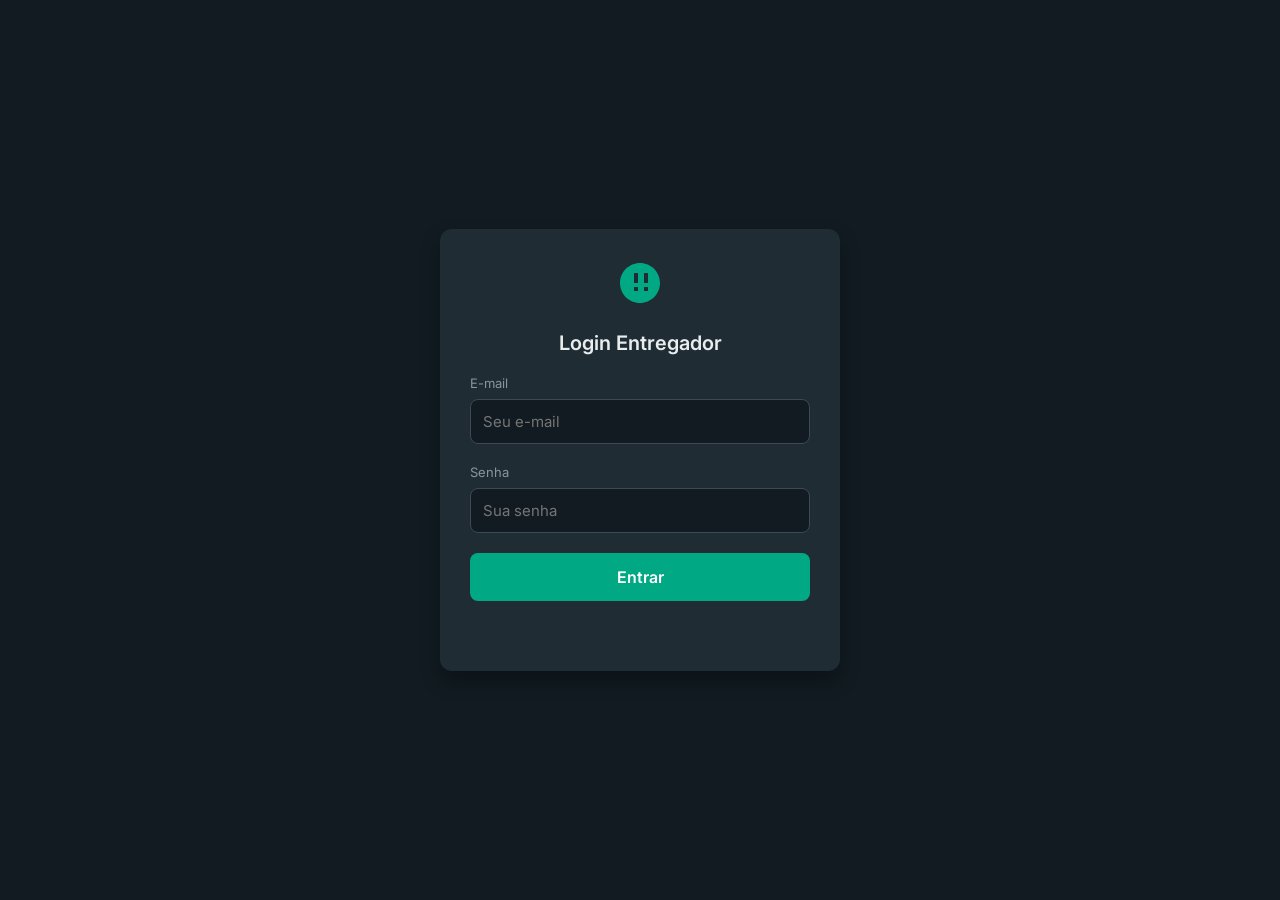
<file: entregador.html>
<!DOCTYPE html>
<html lang="pt-BR">
<head>
  <meta charset="UTF-8">
  <meta name="viewport" content="width=device-width, initial-scale=1.0, maximum-scale=1.0, user-scalable=no">
  <title>WPCRM - Entregador</title>
  <link rel="icon" type="image/svg+xml" href="data:image/svg+xml,<svg xmlns='http://www.w3.org/2000/svg' viewBox='0 0 100 100'><rect width='100' height='100' rx='20' fill='%23007BFF'/><text x='50' y='75' font-family='Arial' font-size='70' font-weight='bold' fill='white' text-anchor='middle'>F</text></svg>">
  <meta name="description" content="Aplicativo do Entregador - WPCRM">

  <!-- PWA: Manifest -->
  <link rel="manifest" href="/manifest.json">
  <meta name="theme-color" content="#00a884">

  <!-- PWA: iOS/Safari support -->
  <meta name="apple-mobile-web-app-capable" content="yes">
  <meta name="apple-mobile-web-app-status-bar-style" content="black-translucent">
  <meta name="apple-mobile-web-app-title" content="Entregador">
  <link rel="apple-touch-icon" href="/img/apple-touch-icon.png">

  <!-- PWA: Android/Chrome extras -->
  <meta name="mobile-web-app-capable" content="yes">
  <meta name="application-name" content="Entregador">

  <link href="https://fonts.googleapis.com/css2?family=Inter:wght@300;400;500;600;700&display=swap" rel="stylesheet" />
  <link rel="stylesheet" href="css/entregador.css" />
</head>
<body>

  <!-- TELA DE LOGIN -->
  <div id="loginScreen" class="screen">
    <div class="login-container">
      <div class="logo">
        <svg viewBox="0 0 24 24" width="48" height="48" fill="#00a884">
          <path d="M12 2C6.48 2 2 6.48 2 12s4.48 10 10 10 10-4.48 10-10S17.52 2 12 2zm-1 14H9v-2h2v2zm0-4H9V7h2v5zm5 4h-2v-2h2v2zm0-4h-2V7h2v5z"/>
        </svg>
      </div>
      <h2>Login Entregador</h2>
      <div class="input-group">
        <label>E-mail</label>
        <input type="email" id="email" placeholder="Seu e-mail">
      </div>
      <div class="input-group">
        <label>Senha</label>
        <input type="password" id="password" placeholder="Sua senha">
      </div>
      <button onclick="login()">Entrar</button>
      <div id="loginError" class="error-msg"></div>
    </div>

    <!-- Banner de instalação - Android Chrome (aparece automaticamente) -->
    <div id="installBanner" style="display:none; position:fixed; bottom:0; left:0; right:0; background:#1f2c34; border-top:1px solid #3b4a54; padding:16px 20px; align-items:center; gap:12px; z-index:999;">
      <img src="/img/icon-192.png" width="42" height="42" style="border-radius:10px; flex-shrink:0;">
      <div style="flex:1;">
        <div style="font-weight:600; font-size:14px;">Instalar App do Entregador</div>
        <div style="font-size:12px; color:#8696a0;">Adicionar à tela inicial para acesso rápido</div>
      </div>
      <button onclick="installApp()" style="background:#00a884; border:none; color:white; padding:10px 18px; border-radius:8px; font-weight:600; font-size:14px; cursor:pointer; flex-shrink:0;">Instalar</button>
    </div>

    <!-- Dica para iOS/Safari -->
    <div id="iosTip" style="display:none; position:fixed; bottom:0; left:0; right:0; background:#1f2c34; border-top:1px solid #3b4a54; padding:16px 20px; flex-direction:column; gap:8px; z-index:999;">
      <div style="font-weight:600; font-size:14px; color:white;">📲 Instalar no iPhone</div>
      <div style="font-size:13px; color:#8696a0; line-height:1.5;">Toque em <strong style="color:white;">⬆️ Compartilhar</strong> e depois em <strong style="color:white;">"Adicionar à Tela Início"</strong></div>
      <button onclick="document.getElementById('iosTip').style.display='none'" style="background:none; border:1px solid #3b4a54; color:#8696a0; padding:8px; border-radius:8px; cursor:pointer; font-size:13px;">Fechar</button>
    </div>
  </div>

  <!-- TELA DE DASHBOARD (LISTA) -->
  <div id="dashboardScreen" class="screen" style="display:none;">
    <header class="app-header">
      <div class="title">Entregas Disponíveis</div>
      
      <!-- Banner para ativar notificações (Especialmente para iOS) -->
      <div id="notificationBanner" style="display: none; background: var(--primary); padding: 12px; margin: 16px; border-radius: 12px; text-align: center; color: white;">
        <p style="margin: 0 0 10px 0; font-size: 14px;">Ative as notificações para ser avisado de novas entregas.</p>
        <button onclick="subscribePushNotifications()" style="background: white; color: var(--primary); width: 100%; border-radius: 8px; font-weight: bold;">🔔 Ativar Notificações</button>
      </div>

      <button onclick="logout()" class="btn-logout">
        <svg viewBox="0 0 24 24" width="20" height="20" fill="none" stroke="currentColor" stroke-width="2"><path d="M9 21H5a2 2 0 0 1-2-2V5a2 2 0 0 1 2-2h4"></path><polyline points="16 17 21 12 16 7"></polyline><line x1="21" y1="12" x2="9" y2="12"></line></svg>
      </button>
    </header>
    <main class="content-scroll" id="listaEntregas">
      <!-- Cards renderizados via JS -->
      <div style="text-align:center; padding: 20px; color: var(--text-muted);">Carregando entregas...</div>
    </main>
  </div>

  <!-- TELA DE DETALHES -->
  <div id="detailsScreen" class="screen" style="display:none;">
    <header class="app-header">
      <button onclick="voltarParaDashboard()" class="btn-back">
        <svg viewBox="0 0 24 24" width="24" height="24" fill="none" stroke="currentColor" stroke-width="2"><polyline points="15 18 9 12 15 6"></polyline></svg>
      </button>
      <div class="title">Detalhes da Entrega</div>
    </header>
    <main class="content-scroll">
      <div class="details-card" id="detailsContent">
        <!-- Renderizado via JS -->
      </div>
      <div class="action-buttons">
        <button class="btn-secondary" onclick="voltarParaDashboard()">Voltar</button>
        <button class="btn-primary" onclick="aceitarEntrega()">Aceitar</button>
      </div>
    </main>
  </div>

  <script src="js/entregador.js"></script>
</body>
</html>
</file>
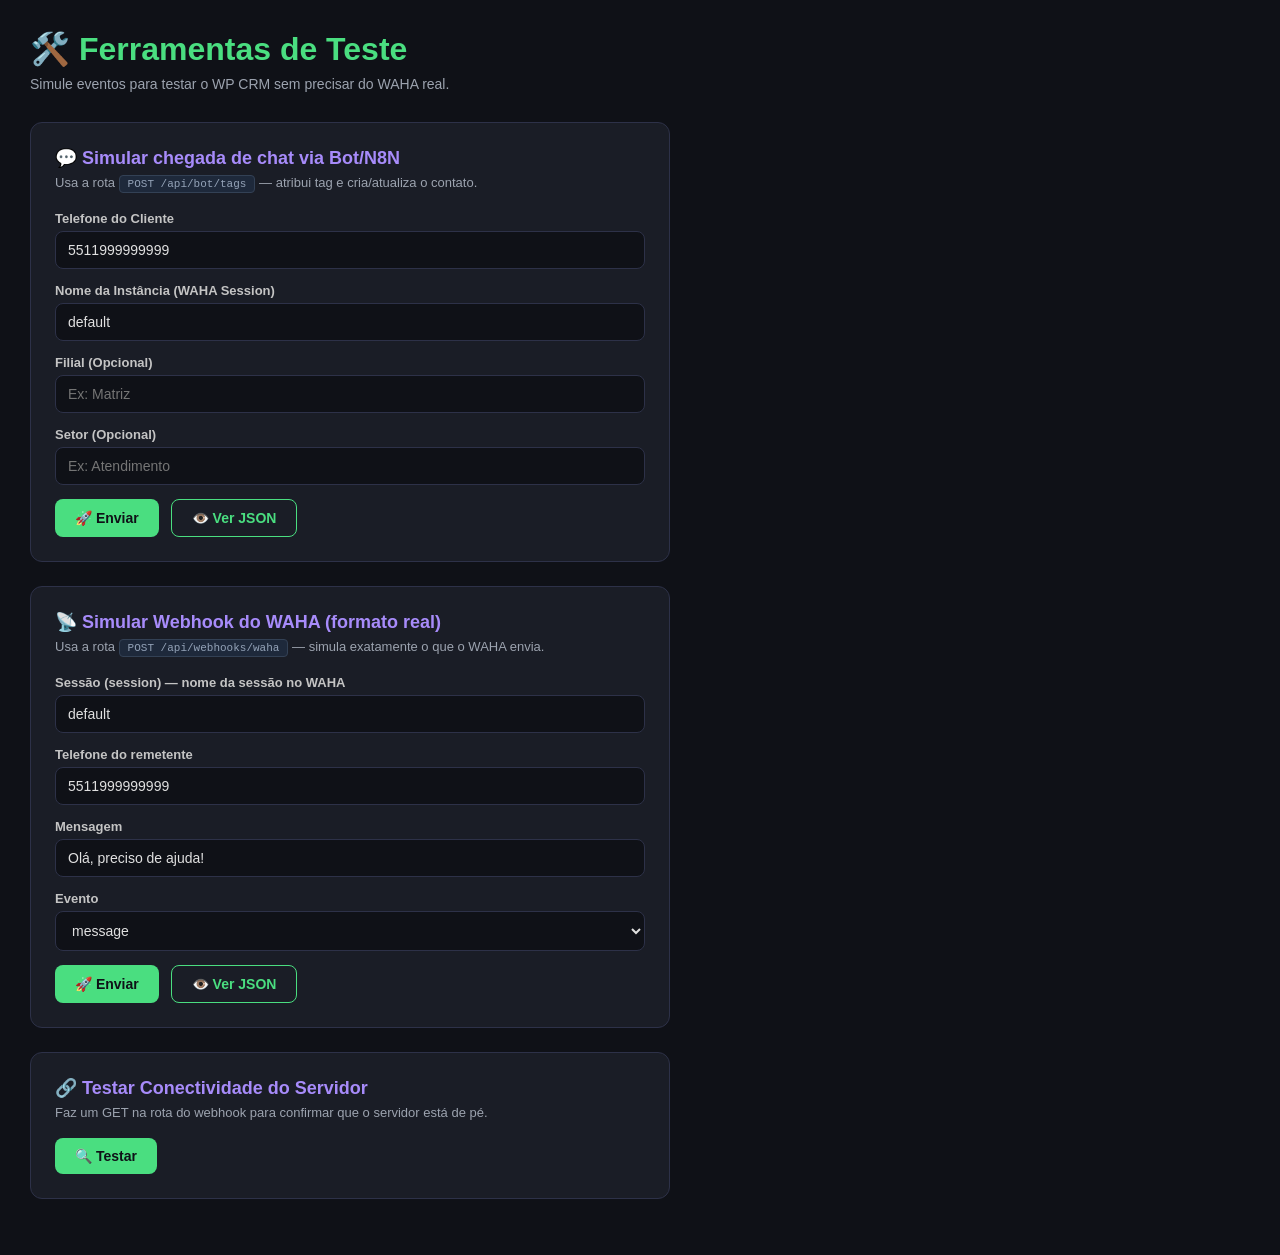
<file: ferramentas_teste.html>
<!DOCTYPE html>
<html lang="pt-BR">
<head>
    <meta charset="UTF-8">
    <meta name="viewport" content="width=device-width, initial-scale=1.0">
    <title>Ferramentas de Teste - WP CRM</title>
  <link rel="icon" type="image/svg+xml" href="data:image/svg+xml,<svg xmlns='http://www.w3.org/2000/svg' viewBox='0 0 100 100'><rect width='100' height='100' rx='20' fill='%23007BFF'/><text x='50' y='75' font-family='Arial' font-size='70' font-weight='bold' fill='white' text-anchor='middle'>F</text></svg>">
    <style>
        * { box-sizing: border-box; margin: 0; padding: 0; }
        body {
            font-family: 'Segoe UI', Arial, sans-serif;
            background: #0f1117;
            color: #e0e0e0;
            padding: 30px;
        }
        h1 { color: #4ade80; margin-bottom: 8px; }
        .subtitle { color: #9ca3af; margin-bottom: 30px; font-size: 14px; }

        .tool-card {
            background: #1a1d26;
            border: 1px solid #2d3148;
            padding: 24px;
            border-radius: 12px;
            max-width: 640px;
            margin-bottom: 24px;
        }
        .tool-card h2 { color: #a78bfa; margin-bottom: 6px; font-size: 18px; }
        .tool-card p  { color: #9ca3af; font-size: 13px; margin-bottom: 18px; }

        .form-group { margin-bottom: 14px; }
        label { display: block; margin-bottom: 5px; font-size: 13px; color: #c4c4c4; font-weight: 600; }
        input[type="text"], select, textarea {
            width: 100%;
            padding: 10px 12px;
            border: 1px solid #2d3148;
            border-radius: 8px;
            background: #0f1117;
            color: #e0e0e0;
            font-size: 14px;
            outline: none;
            transition: border .2s;
        }
        input:focus, select:focus, textarea:focus { border-color: #4ade80; }
        textarea { min-height: 120px; font-family: monospace; resize: vertical; }

        .btn-row { display: flex; gap: 12px; flex-wrap: wrap; margin-top: 6px; }
        button {
            background: #4ade80;
            color: #0f1117;
            border: none;
            padding: 10px 20px;
            border-radius: 8px;
            cursor: pointer;
            font-size: 14px;
            font-weight: 700;
            transition: background .2s, transform .1s;
        }
        button:hover   { background: #22c55e; transform: translateY(-1px); }
        button:active  { transform: translateY(0); }
        button.secondary {
            background: transparent;
            border: 1px solid #4ade80;
            color: #4ade80;
        }
        button.secondary:hover { background: #4ade8015; }
        button.danger { background: #ef4444; color: #fff; }
        button.danger:hover { background: #dc2626; }

        .result-box {
            margin-top: 14px; padding: 12px 16px; border-radius: 8px;
            font-size: 13px; display: none; word-wrap: break-word;
        }
        .result-box.ok    { background: #14532d; color: #86efac; border: 1px solid #4ade80; }
        .result-box.err   { background: #7f1d1d; color: #fca5a5; border: 1px solid #ef4444; }

        .separator { border: 0; border-top: 1px solid #2d3148; margin: 30px 0; }
        .tag { display: inline-block; background: #1e293b; color: #94a3b8; border: 1px solid #334155;
               border-radius: 4px; padding: 2px 8px; font-size: 11px; font-family: monospace; }
        .json-preview {
            background: #0a0c10; border: 1px solid #2d3148; border-radius: 8px;
            padding: 12px; font-family: monospace; font-size: 12px; color: #86efac;
            margin-top: 10px; overflow-x: auto; white-space: pre;
        }
    </style>
</head>
<body>

    <h1>🛠️ Ferramentas de Teste</h1>
    <p class="subtitle">Simule eventos para testar o WP CRM sem precisar do WAHA real.</p>

    <!-- ─── Ferramenta 1: Bot/Tags (N8N) ─────────────────────────────────── -->
    <div class="tool-card">
        <h2>💬 Simular chegada de chat via Bot/N8N</h2>
        <p>Usa a rota <span class="tag">POST /api/bot/tags</span> — atribui tag e cria/atualiza o contato.</p>

        <div class="form-group">
            <label>Telefone do Cliente</label>
            <input type="text" id="t1_phone" value="5511999999999" placeholder="Apenas números">
        </div>
        <div class="form-group">
            <label>Nome da Instância (WAHA Session)</label>
            <input type="text" id="t1_instance" value="default" placeholder="Ex: default, corpal">
        </div>
        <div class="form-group">
            <label>Filial (Opcional)</label>
            <input type="text" id="t1_filial" placeholder="Ex: Matriz">
        </div>
        <div class="form-group">
            <label>Setor (Opcional)</label>
            <input type="text" id="t1_setor" placeholder="Ex: Atendimento">
        </div>

        <div class="btn-row">
            <button onclick="dispararBotTags()">🚀 Enviar</button>
            <button class="secondary" onclick="previewBotTags()">👁️ Ver JSON</button>
        </div>
        <div id="t1_json" class="json-preview" style="display:none"></div>
        <div id="t1_result" class="result-box"></div>
    </div>

    <!-- ─── Ferramenta 2: Webhook WAHA real ──────────────────────────────── -->
    <div class="tool-card">
        <h2>📡 Simular Webhook do WAHA (formato real)</h2>
        <p>Usa a rota <span class="tag">POST /api/webhooks/waha</span> — simula exatamente o que o WAHA envia.</p>

        <div class="form-group">
            <label>Sessão (session) — nome da sessão no WAHA</label>
            <input type="text" id="t2_session" value="default" placeholder="Ex: default, corpal">
        </div>
        <div class="form-group">
            <label>Telefone do remetente</label>
            <input type="text" id="t2_phone" value="5511999999999" placeholder="Apenas números">
        </div>
        <div class="form-group">
            <label>Mensagem</label>
            <input type="text" id="t2_body" value="Olá, preciso de ajuda!" placeholder="Texto da mensagem">
        </div>
        <div class="form-group">
            <label>Evento</label>
            <select id="t2_event">
                <option value="message">message</option>
                <option value="message.any">message.any</option>
            </select>
        </div>

        <div class="btn-row">
            <button onclick="dispararWebhookWaha()">🚀 Enviar</button>
            <button class="secondary" onclick="previewWebhookWaha()">👁️ Ver JSON</button>
        </div>
        <div id="t2_json" class="json-preview" style="display:none"></div>
        <div id="t2_result" class="result-box"></div>
    </div>

    <!-- ─── Ferramenta 3: Testar conectividade ───────────────────────────── -->
    <div class="tool-card">
        <h2>🔗 Testar Conectividade do Servidor</h2>
        <p>Faz um GET na rota do webhook para confirmar que o servidor está de pé.</p>
        <div class="btn-row">
            <button onclick="testarConectividade()">🔍 Testar</button>
        </div>
        <div id="t3_result" class="result-box"></div>
    </div>

    <script>
        function getBase() {
            if (window.location.protocol === 'file:') return 'http://localhost:3008';
            return window.location.origin;
        }

        function showResult(id, ok, msg) {
            const el = document.getElementById(id);
            el.className = 'result-box ' + (ok ? 'ok' : 'err');
            el.innerText = msg;
            el.style.display = 'block';
        }

        // ─── Ferramenta 1 ───────────────────────────────────
        function buildBotPayload() {
            return {
                phone: document.getElementById('t1_phone').value.trim(),
                instance: document.getElementById('t1_instance').value.trim(),
                filial: document.getElementById('t1_filial').value.trim() || undefined,
                setor:  document.getElementById('t1_setor').value.trim()  || undefined
            };
        }

        function previewBotTags() {
            const el = document.getElementById('t1_json');
            el.style.display = el.style.display === 'none' ? 'block' : 'none';
            el.textContent = JSON.stringify(buildBotPayload(), null, 2);
        }

        async function dispararBotTags() {
            try {
                const res = await fetch(getBase() + '/api/bot/tags', {
                    method: 'POST',
                    headers: { 'Content-Type': 'application/json' },
                    body: JSON.stringify(buildBotPayload())
                });
                const data = await res.json();
                showResult('t1_result', res.ok, (res.ok ? '✅ ' : '❌ ') + JSON.stringify(data));
            } catch (e) {
                showResult('t1_result', false, '❌ Falha: ' + e.message);
            }
        }

        // ─── Ferramenta 2 ───────────────────────────────────
        function buildWahaPayload() {
            const phone = document.getElementById('t2_phone').value.trim();
            const session = document.getElementById('t2_session').value.trim();
            const body = document.getElementById('t2_body').value.trim();
            const event = document.getElementById('t2_event').value;
            const ts = Math.floor(Date.now() / 1000);
            return {
                event: event,
                session: session,
                payload: {
                    id: `false_${phone}@c.us_TEST${ts}`,
                    from: `${phone}@c.us`,
                    to: `5500000000000@c.us`,
                    fromMe: false,
                    body: body,
                    hasMedia: false,
                    timestamp: ts,
                    type: "chat"
                }
            };
        }

        function previewWebhookWaha() {
            const el = document.getElementById('t2_json');
            el.style.display = el.style.display === 'none' ? 'block' : 'none';
            el.textContent = JSON.stringify(buildWahaPayload(), null, 2);
        }

        async function dispararWebhookWaha() {
            try {
                const res = await fetch(getBase() + '/api/webhooks/waha', {
                    method: 'POST',
                    headers: { 'Content-Type': 'application/json' },
                    body: JSON.stringify(buildWahaPayload())
                });
                const text = await res.text();
                showResult('t2_result', res.ok, (res.ok ? '✅ Recebido! ' : '❌ Erro: ') + text);
            } catch (e) {
                showResult('t2_result', false, '❌ Falha: ' + e.message);
            }
        }

        // ─── Ferramenta 3 ───────────────────────────────────
        async function testarConectividade() {
            try {
                const res = await fetch(getBase() + '/api/webhooks/waha');
                const data = await res.json();
                showResult('t3_result', res.ok, '✅ Servidor respondeu: ' + JSON.stringify(data));
            } catch (e) {
                showResult('t3_result', false, '❌ Não conseguiu conectar: ' + e.message);
            }
        }
    </script>

</body>
</html>
</file>
<file: css/entregador.css>
:root {
  --bg-dark: #111b21;
  --bg-panel: #202c33;
  --bg-hover: #2a3942;
  --primary: #00a884;
  --primary-hover: #008f6f;
  --text-main: #e9edef;
  --text-muted: #8696a0;
  --border: #3b4a54;
  --danger: #f15c6d;
}

* {
  box-sizing: border-box;
  margin: 0;
  padding: 0;
  font-family: 'Inter', sans-serif;
}

body {
  background-color: var(--bg-dark);
  color: var(--text-main);
  height: 100dvh;
  width: 100vw;
  display: flex;
  flex-direction: column;
}

.screen {
  flex: 1;
  display: flex;
  flex-direction: column;
  height: 100%;
  width: 100%;
  overflow-y: auto;
}

/* LOGIN SCREEN */
#loginScreen {
  justify-content: center;
  align-items: center;
  padding: 20px;
}

.login-container {
  background: var(--bg-panel);
  padding: 30px;
  border-radius: 12px;
  width: 100%;
  max-width: 400px;
  display: flex;
  flex-direction: column;
  gap: 20px;
  box-shadow: 0 10px 20px rgba(0,0,0,0.3);
}

.login-container .logo {
  text-align: center;
}

.login-container h2 {
  text-align: center;
  color: var(--text-main);
  font-size: 20px;
  font-weight: 600;
}

.input-group {
  display: flex;
  flex-direction: column;
  gap: 8px;
}

.input-group label {
  font-size: 13px;
  color: var(--text-muted);
}

.input-group input {
  padding: 12px;
  border-radius: 8px;
  border: 1px solid var(--border);
  background: var(--bg-dark);
  color: var(--text-main);
  outline: none;
  font-size: 15px;
}

.input-group input:focus {
  border-color: var(--primary);
}

.login-container button {
  padding: 14px;
  border-radius: 8px;
  border: none;
  background: var(--primary);
  color: white;
  font-size: 16px;
  font-weight: 600;
  cursor: pointer;
  transition: background 0.2s;
}

.login-container button:active {
  background: var(--primary-hover);
}

.error-msg {
  color: var(--danger);
  font-size: 13px;
  text-align: center;
  min-height: 20px;
}

/* HEADER */
.app-header {
  height: 60px;
  background: var(--bg-panel);
  display: flex;
  align-items: center;
  padding: 0 16px;
  border-bottom: 1px solid var(--border);
  gap: 12px;
}

.app-header .title {
  flex: 1;
  font-size: 18px;
  font-weight: 600;
}

.btn-logout, .btn-back {
  background: none;
  border: none;
  color: var(--text-muted);
  cursor: pointer;
  display: flex;
  align-items: center;
  justify-content: center;
  padding: 8px;
}

.btn-logout:active, .btn-back:active {
  color: var(--text-main);
}

/* SCROLL AREA */
.content-scroll {
  flex: 1;
  overflow-y: auto;
  padding: 16px;
  display: flex;
  flex-direction: column;
  gap: 12px;
  padding-bottom: 40px; /* added extra padding at bottom to avoid buttons hiding behind mobile bars */
}

/* CARDS */
.card {
  background: var(--bg-panel);
  border: 1px solid var(--border);
  border-radius: 12px;
  padding: 16px;
  display: flex;
  flex-direction: column;
  gap: 12px;
  cursor: pointer;
  box-shadow: 0 2px 5px rgba(0,0,0,0.1);
}

.card:active {
  background: var(--bg-hover);
}

.card-header {
  display: flex;
  justify-content: space-between;
  align-items: center;
}

.card-id {
  font-weight: 600;
  color: var(--primary);
  font-size: 14px;
}

.card-time {
  font-size: 12px;
  color: var(--text-muted);
}

.card-title {
  font-size: 16px;
  font-weight: 600;
}

.card-info {
  font-size: 14px;
  color: var(--text-muted);
  display: flex;
  flex-direction: column;
  gap: 4px;
}

.tag {
  display: inline-block;
  padding: 4px 8px;
  border-radius: 4px;
  font-size: 11px;
  font-weight: 600;
}

.tag-green { background: rgba(0,168,132,0.15); color: #00a884; }
.tag-orange { background: rgba(245,158,11,0.15); color: #f59e0b; }

/* DETAILS */
.details-card {
  background: var(--bg-panel);
  border-radius: 12px;
  padding: 20px;
  display: flex;
  flex-direction: column;
  gap: 16px;
}

.detail-row {
  display: flex;
  flex-direction: column;
  gap: 4px;
}

.detail-label {
  font-size: 12px;
  color: var(--text-muted);
}

.detail-value {
  font-size: 15px;
  color: var(--text-main);
  word-break: break-word;
}

.btn-maps {
  display: inline-flex;
  align-items: center;
  justify-content: center;
  gap: 8px;
  background: rgba(0,168,132,0.1);
  color: var(--primary);
  padding: 10px 16px;
  border-radius: 8px;
  text-decoration: none;
  font-size: 14px;
  font-weight: 600;
  margin-top: 8px;
  border: 1px solid rgba(0,168,132,0.3);
}

.action-buttons {
  display: flex;
  gap: 12px;
  margin-top: auto;
  padding-top: 20px;
}

.btn-primary, .btn-secondary {
  flex: 1;
  padding: 16px;
  border-radius: 12px;
  border: none;
  font-size: 16px;
  font-weight: 600;
  cursor: pointer;
  text-align: center;
}

.btn-primary {
  background: var(--primary);
  color: white;
}

.btn-secondary {
  background: var(--bg-panel);
  color: var(--text-main);
  border: 1px solid var(--border);
}

.btn-primary:active { background: var(--primary-hover); }
.btn-secondary:active { background: var(--bg-hover); }
</file>
